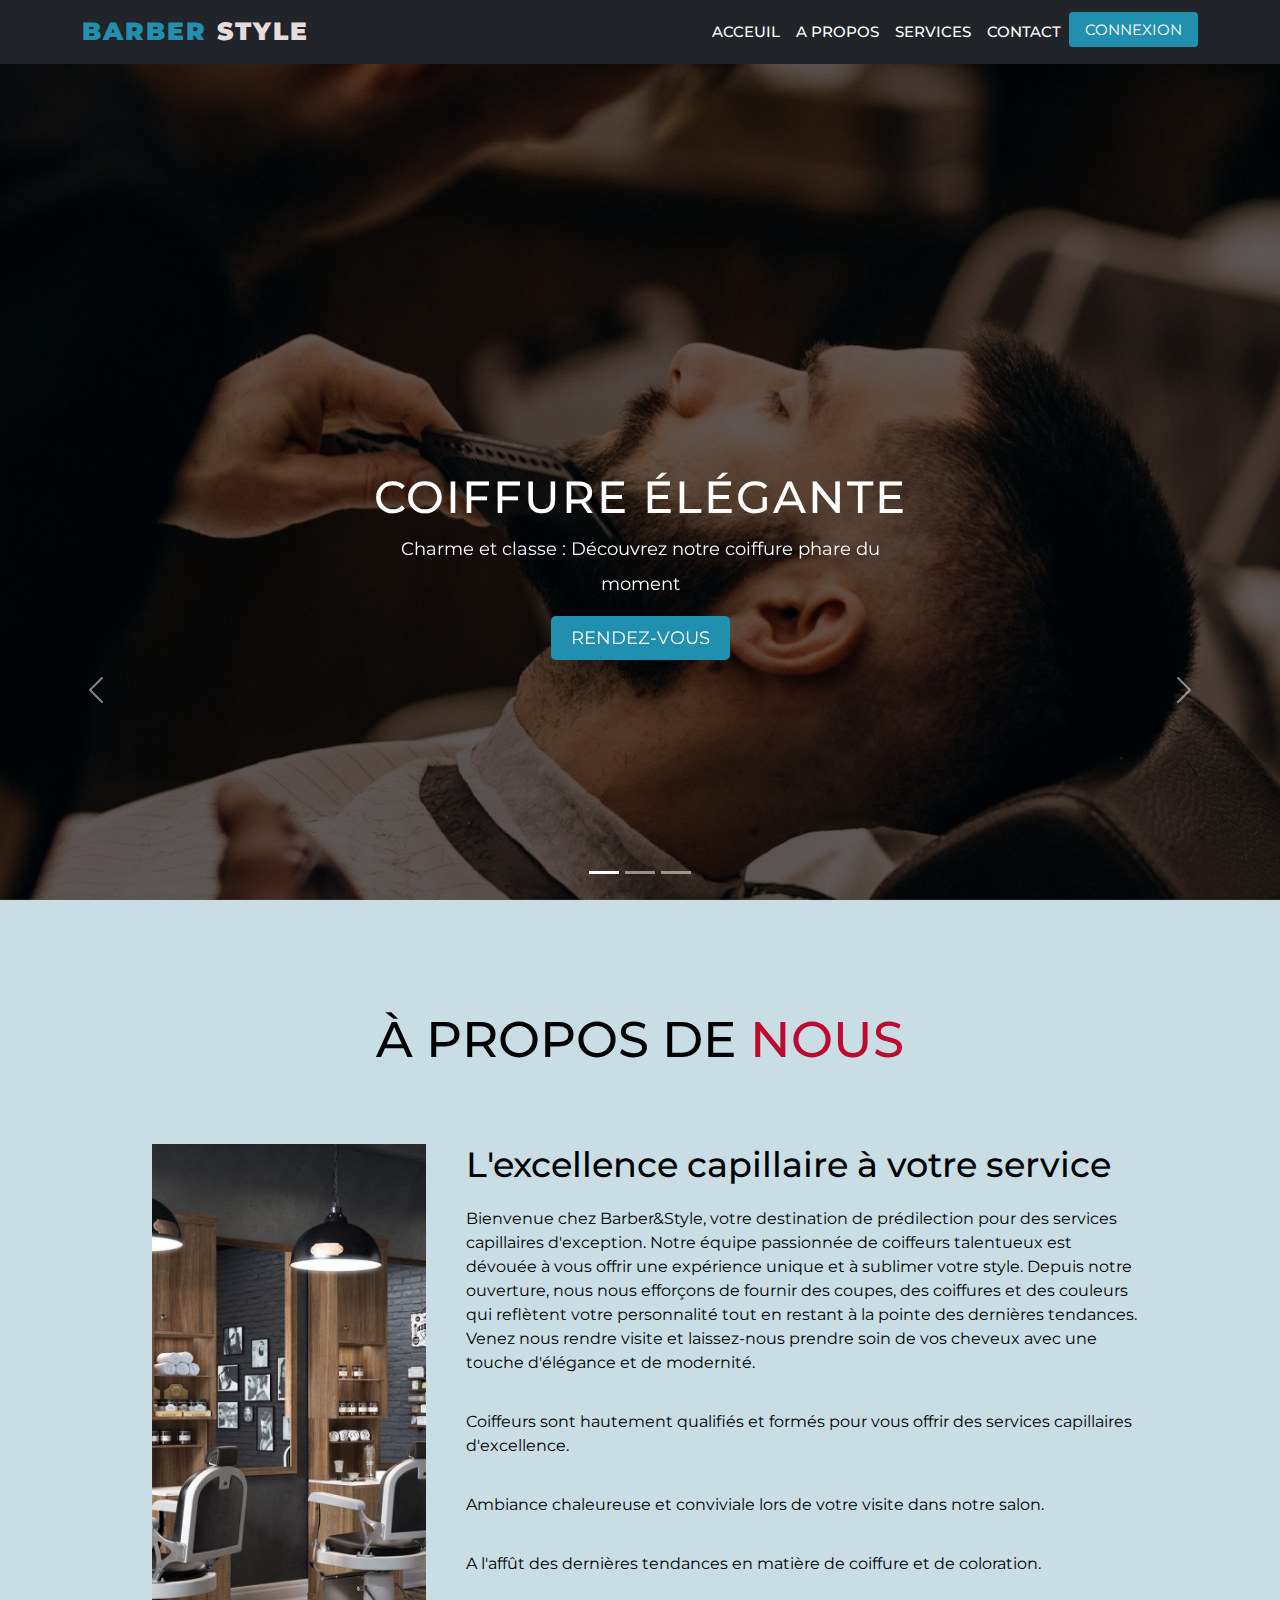
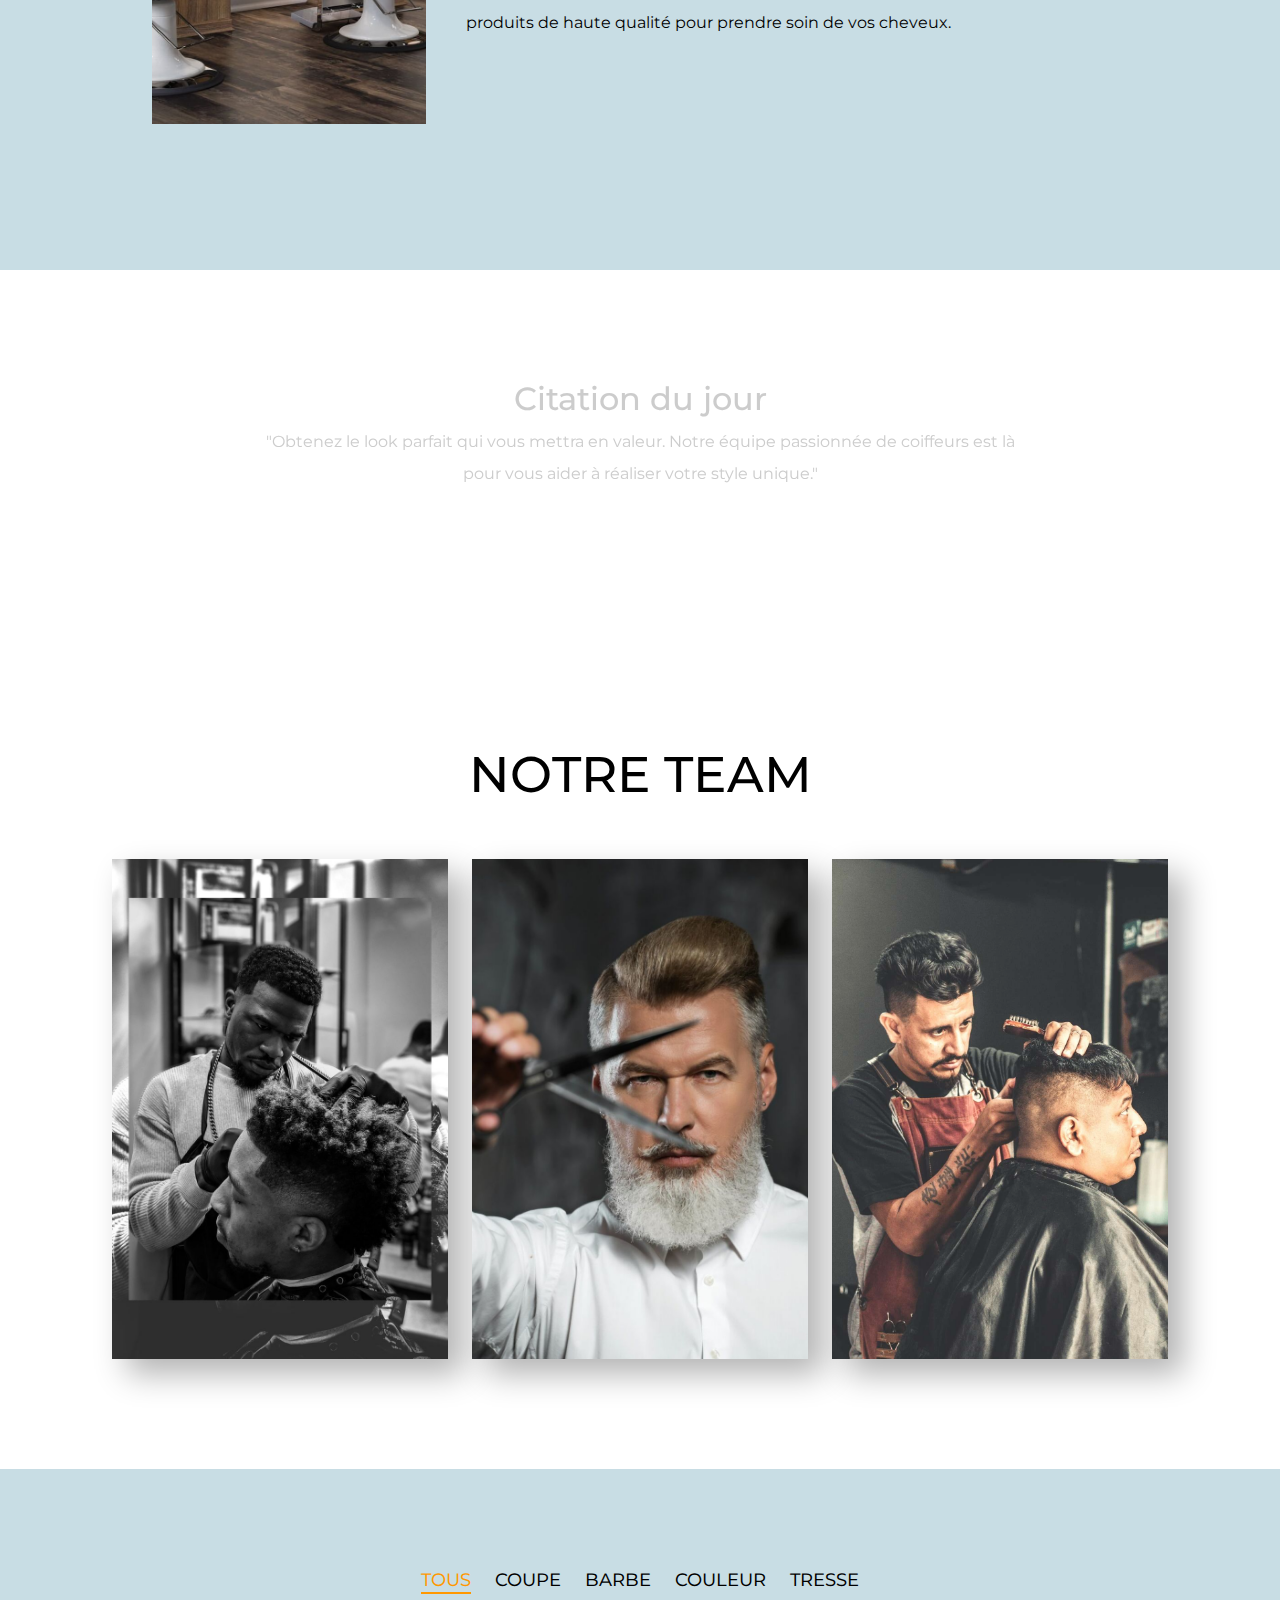
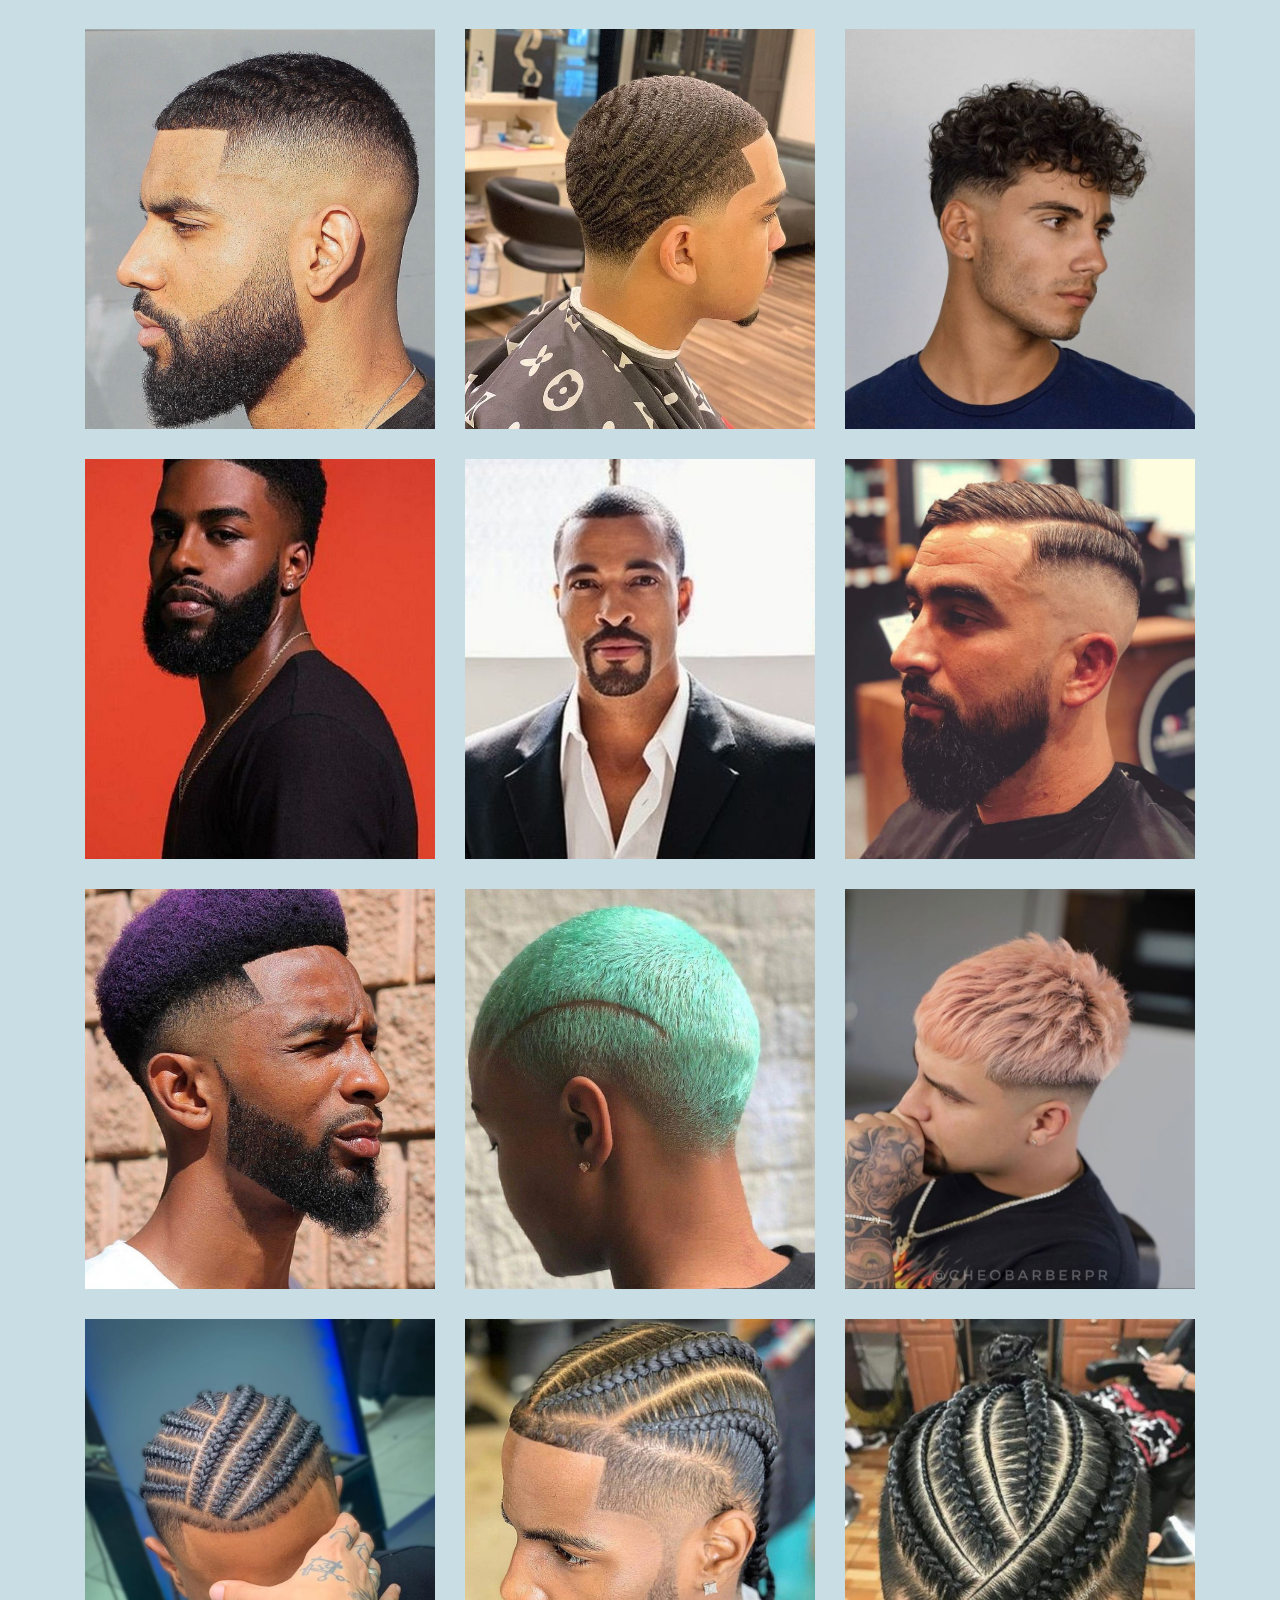
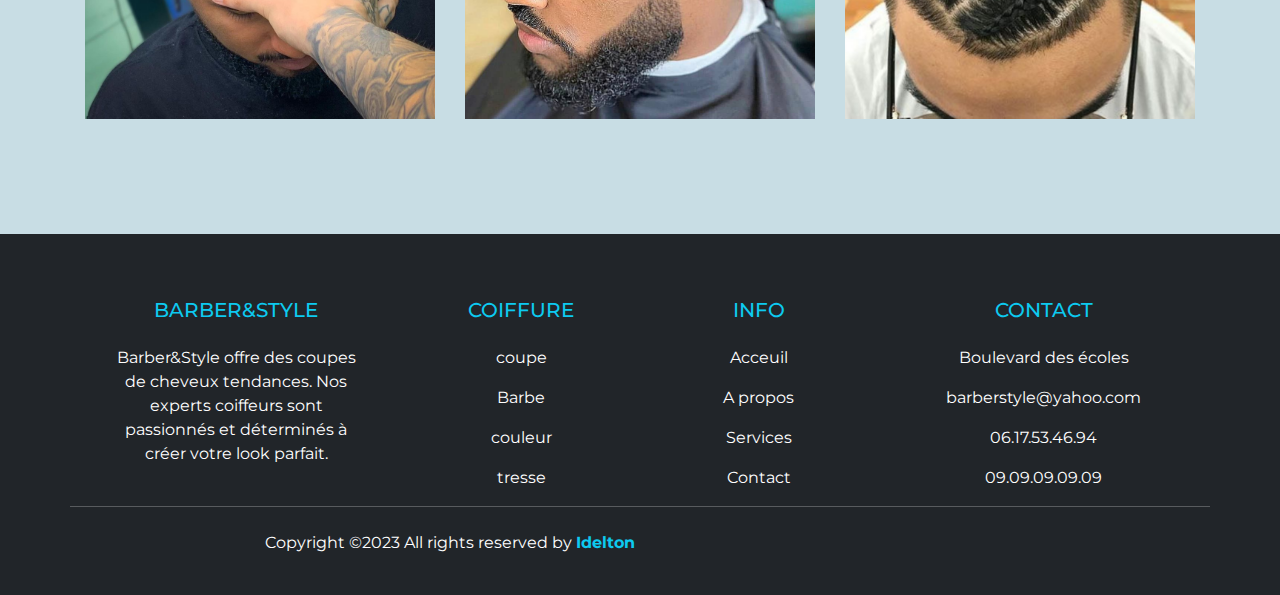
<file: index.html>
<!DOCTYPE html>
<html lang="en">
  <head>
    <meta charset="UTF-8" />
    <title>Barber&Style</title>
    <!--google-font-->
    <link
      href="https://fonts.googleapis.com/css2?family=Montserrat:wght@400;500;900&display=swap"
      rel="stylesheet"
    />
    <!--Bootstrap-->
    <link
      href="https://cdn.jsdelivr.net/npm/bootstrap@5.1.0/dist/css/bootstrap.min.css"
      rel="stylesheet"
    />
    <!--Animate-css-->
    <link
      href="https://cdnjs.cloudflare.com/ajax/libs/animate.css/3.7.2/animate.min.css"
      rel="stylesheet"
    />
    <!--Font-ansowme-cdn-->
    <link
      rel="stylesheet"
      href="https://cdnjs.cloudflare.com/ajax/libs/font-awesome/6.4.0/css/all.min.css"
      integrity="sha512-iecdLmaskl7CVkqkXNQ/ZH/XLlvWZOJyj7Yy7tcenmpD1ypASozpmT/E0iPtmFIB46ZmdtAc9eNBvH0H/ZpiBw=="
      crossorigin="anonymous"
      referrerpolicy="no-referrer"
    />
    <!--Style css-->
    <link href="style.css" rel="stylesheet" />
    <!--Jquery-->
    <script src="https://cdnjs.cloudflare.com/ajax/libs/jquery/3.6.0/jquery.min.js"></script>
    <!--Script js-->
    <script src="script.js"></script>
    <!--Poppers js-->
    <script src="https://cdn.jsdelivr.net/npm/@popperjs/core@2.9.3/dist/umd/popper.min.js"></script>
    <!--Bootstrap-->
    <script src="https://cdn.jsdelivr.net/npm/bootstrap@5.1.0/dist/js/bootstrap.min.js"></script>
  </head>

  <body>
    <div id="component-header"></div>

    <div
      class="carousel slide"
      data-bs-ride="carousel"
      id="carouselExampleIndicators"
    >
      <!-- Indicateurs du carrousel -->
      <div class="carousel-indicators">
        <button
          aria-label="Slide 1"
          class="active"
          data-bs-slide-to="0"
          data-bs-target="#carouselExampleIndicators"
          type="button"
        ></button>
        <button
          aria-label="Slide 2"
          data-bs-slide-to="1"
          data-bs-target="#carouselExampleIndicators"
          type="button"
        ></button>
        <button
          aria-label="Slide 3"
          data-bs-slide-to="2"
          data-bs-target="#carouselExampleIndicators"
          type="button"
        ></button>
      </div>
      <!-- Contenu des diapositives -->
      <div class="carousel-inner" style="object-fit: cover">
        <!-- Diapositive 1 -->
        <div class="carousel-item active">
          <img
            alt="..."
            class="d-block w-100 object-fit: cover;"
            src="photo/header/11.jpg"
          />
          <div class="carousel-caption">
            <h5 class="animated fadeInDown" style="animation-delay: 1s">
              Coiffure élégante
            </h5>
            <p
              class="animated fadeInUp d-none d-md-block"
              style="animation-delay: 2s"
            >
              Charme et classe : Découvrez notre coiffure phare du moment
            </p>
            <p class="animated fadeInUp" style="animation-delay: 3s">
              <a href="contact.html">RENDEZ-VOUS</a>
            </p>
          </div>
        </div>
        <!-- Diapositive 2 -->
        <div class="carousel-item">
          <img alt="..." class="d-block w-100" src="photo/header/3.jpg" />
          <div class="carousel-caption">
            <h5 class="animated fadeInDown" style="animation-delay: 1s">
              Coupe Moderne
            </h5>
            <p
              class="animated fadeInUp d-none d-md-block"
              style="animation-delay: 2s"
            >
              Tendance audacieuse : Une coupe moderne pour les esprits libres
            </p>
            <p class="animated fadeInUp" style="animation-delay: 3s">
              <a href="contact.html">RENDEZ-VOUS</a>
            </p>
          </div>
        </div>
        <!-- Diapositive 3 -->
        <div class="carousel-item">
          <img alt="..." class="d-block w-100" src="photo/header/10.jpg" />
          <div class="carousel-caption">
            <h5 class="animated fadeInDown" style="animation-delay: 1s">
              Couleur éclatante
            </h5>
            <p
              class="animated fadeInUp d-none d-md-block"
              style="animation-delay: 2s"
            >
              Vivez en couleurs : Découvrez notre palette de teintes éclatantes
            </p>
            <p class="animated fadeInUp" style="animation-delay: 3s">
              <a href="contact.html">RENDEZ-VOUS</a>
            </p>
          </div>
        </div>
      </div>
      <!-- Contrôles du carrousel -->
      <button
        class="carousel-control-prev"
        data-bs-slide="prev"
        data-bs-target="#carouselExampleIndicators"
        type="button"
      >
        <span aria-hidden="true" class="carousel-control-prev-icon"></span>
        <span class="visually-hidden">Previous</span>
      </button>
      <button
        class="carousel-control-next"
        data-bs-slide="next"
        data-bs-target="#carouselExampleIndicators"
        type="button"
      >
        <span aria-hidden="true" class="carousel-control-next-icon"></span>
        <span class="visually-hidden">Next</span>
      </button>
    </div>

    <!-- Section "About Us" -->
    <section class="about-area" id="about">
      <!-- Titre de la section "About Us" -->
      <h3 class="section-title">À propos de <span> Nous</span></h3>
      <!-- Contenu de la section "About Us" -->
      <ul class="about-content">
        <!-- Partie gauche photo css -->
        <li class="about-left"></li>
        <!-- Partie droite avec les informations sur l'entreprise -->
        <li class="about-right">
          <h2>L'excellence capillaire à votre service</h2>
          <p>
            Bienvenue chez Barber&Style, votre destination de prédilection pour
            des services capillaires d'exception. Notre équipe passionnée de
            coiffeurs talentueux est dévouée à vous offrir une expérience unique
            et à sublimer votre style. Depuis notre ouverture, nous nous
            efforçons de fournir des coupes, des coiffures et des couleurs qui
            reflètent votre personnalité tout en restant à la pointe des
            dernières tendances. Venez nous rendre visite et laissez-nous
            prendre soin de vos cheveux avec une touche d'élégance et de
            modernité.
          </p>
          <p>
            <i class="fa fa-star" style="color: darkorange"></i> Coiffeurs sont
            hautement qualifiés et formés pour vous offrir des services
            capillaires d'excellence.
          </p>
          <p>
            <i class="fa fa-star" style="color: darkorange"></i> Ambiance
            chaleureuse et conviviale lors de votre visite dans notre salon.
          </p>
          <p>
            <i class="fa fa-star" style="color: darkorange"></i> A l'affût des
            dernières tendances en matière de coiffure et de coloration.
          </p>
          <p>
            <i class="fa fa-star" style="color: darkorange"></i> produits de
            haute qualité pour prendre soin de vos cheveux.
          </p>
        </li>
      </ul>
    </section>

    <!-- Section "Quote of the Day" -->
    <section class="msg-area" style="background-image: url(photo/12.jpg)">
      <!-- Contenu de la section "Quote of the Day" -->
      <div class="msg-content">
        <h2>Citation du jour</h2>
        <p>
          "Obtenez le look parfait qui vous mettra en valeur. Notre équipe
          passionnée de coiffeurs est là pour vous aider à réaliser votre style
          unique."
        </p>
      </div>
    </section>

    <!-- Team Section -->
    <section class="team-section">
      <div class="container">
        <div class="row">
          <!-- Titre de la section "Team" -->
          <h3 class="section-title text-center">Notre Team</h3>

          <!-- Coiffeur 1 -->
          <div class="col-lg-4 col-sm-12">
            <div
              class="single-team"
              style="background-image: url(photo/team/9.jpg)"
            >
              <!-- Contenu du coiffeur 1 -->
              <div class="content">
                <h3>Jason Doe <span>Coiffeur</span></h3>
              </div>
            </div>
          </div>

          <!-- Coiffeur 2 -->
          <div class="col-lg-4 col-sm-12">
            <div
              class="single-team"
              style="background-image: url(photo/team/BARBER.png)"
            >
              <!-- Contenu du coiffeur 2 -->
              <div class="content">
                <h3>Dave Wood <span>Coiffeur</span></h3>
              </div>
            </div>
          </div>

          <!-- Coiffeur 3 -->
          <div class="col-lg-4 col-sm-12">
            <div
              class="single-team"
              style="background-image: url(photo/team/13.png)"
            >
              <!-- Contenu du coiffeur 3 -->
              <div class="content">
                <h3>Liam Hunt <span>Coiffeur</span></h3>
              </div>
            </div>
          </div>
        </div>
      </div>
    </section>

    <!--Gallerie-->
    <section class="gallery">
      <div class="container">
        <div class="row">
          <div class="gallery-filter">
            <span class="filter-item active" data-filter="all">Tous</span>
            <span class="filter-item" data-filter="coupe">coupe </span>
            <span class="filter-item" data-filter="barbe">Barbe</span>
            <span class="filter-item" data-filter="couleur">Couleur</span>
            <span class="filter-item" data-filter="tresse">tresse</span>
          </div>
        </div>
        <div class="row">
          <!-- gallery item start Coupe -->
          <div class="gallery-item coupe">
            <div class="gallery-item-inner">
              <img src="photo/coupe/1.jpg" alt="coupe" />
            </div>
          </div>
          <div class="gallery-item coupe">
            <div class="gallery-item-inner">
              <img src="photo/coupe/3.jpg" alt="coupe" />
            </div>
          </div>
          <div class="gallery-item coupe">
            <div class="gallery-item-inner">
              <img src="photo/coupe/8.jpg" alt="coupe" />
            </div>
          </div>
          <!-- gallery item end -->
          <!-- gallery item start barbe -->
          <div class="gallery-item barbe">
            <div class="gallery-item-inner">
              <img src="photo/barbe/16.jpg" alt="barbe" />
            </div>
          </div>
          <div class="gallery-item barbe">
            <div class="gallery-item-inner">
              <img src="photo/barbe/17.jpg" alt="barbe" />
            </div>
          </div>
          <div class="gallery-item barbe">
            <div class="gallery-item-inner">
              <img src="photo/barbe/18.jpg" alt="barbe" />
            </div>
          </div>
          <!-- gallery item end -->
          <!-- gallery item start couleur -->
          <div class="gallery-item couleur">
            <div class="gallery-item-inner">
              <img src="photo/couleur/22.jpg" alt="couleur" />
            </div>
          </div>
          <div class="gallery-item couleur">
            <div class="gallery-item-inner">
              <img src="photo/couleur/23.jpg" alt="couleur" />
            </div>
          </div>
          <div class="gallery-item couleur">
            <div class="gallery-item-inner">
              <img src="photo/couleur/24.jpg" alt="couleur" />
            </div>
          </div>
          <!-- gallery item start tresse -->
          <div class="gallery-item tresse">
            <div class="gallery-item-inner">
              <img src="photo/tresse/20.jpg" alt="tresse" />
            </div>
          </div>
          <div class="gallery-item tresse">
            <div class="gallery-item-inner">
              <img src="photo/tresse/6.jpg" alt="tresse" />
            </div>
          </div>
          <div class="gallery-item tresse">
            <div class="gallery-item-inner">
              <img src="photo/tresse/21.png" alt="tresse" />
            </div>
          </div>

          <!-- gallery item end -->
        </div>
      </div>
    </section>

    <div id="component-footer"></div>
  </body>
</html>
</file>
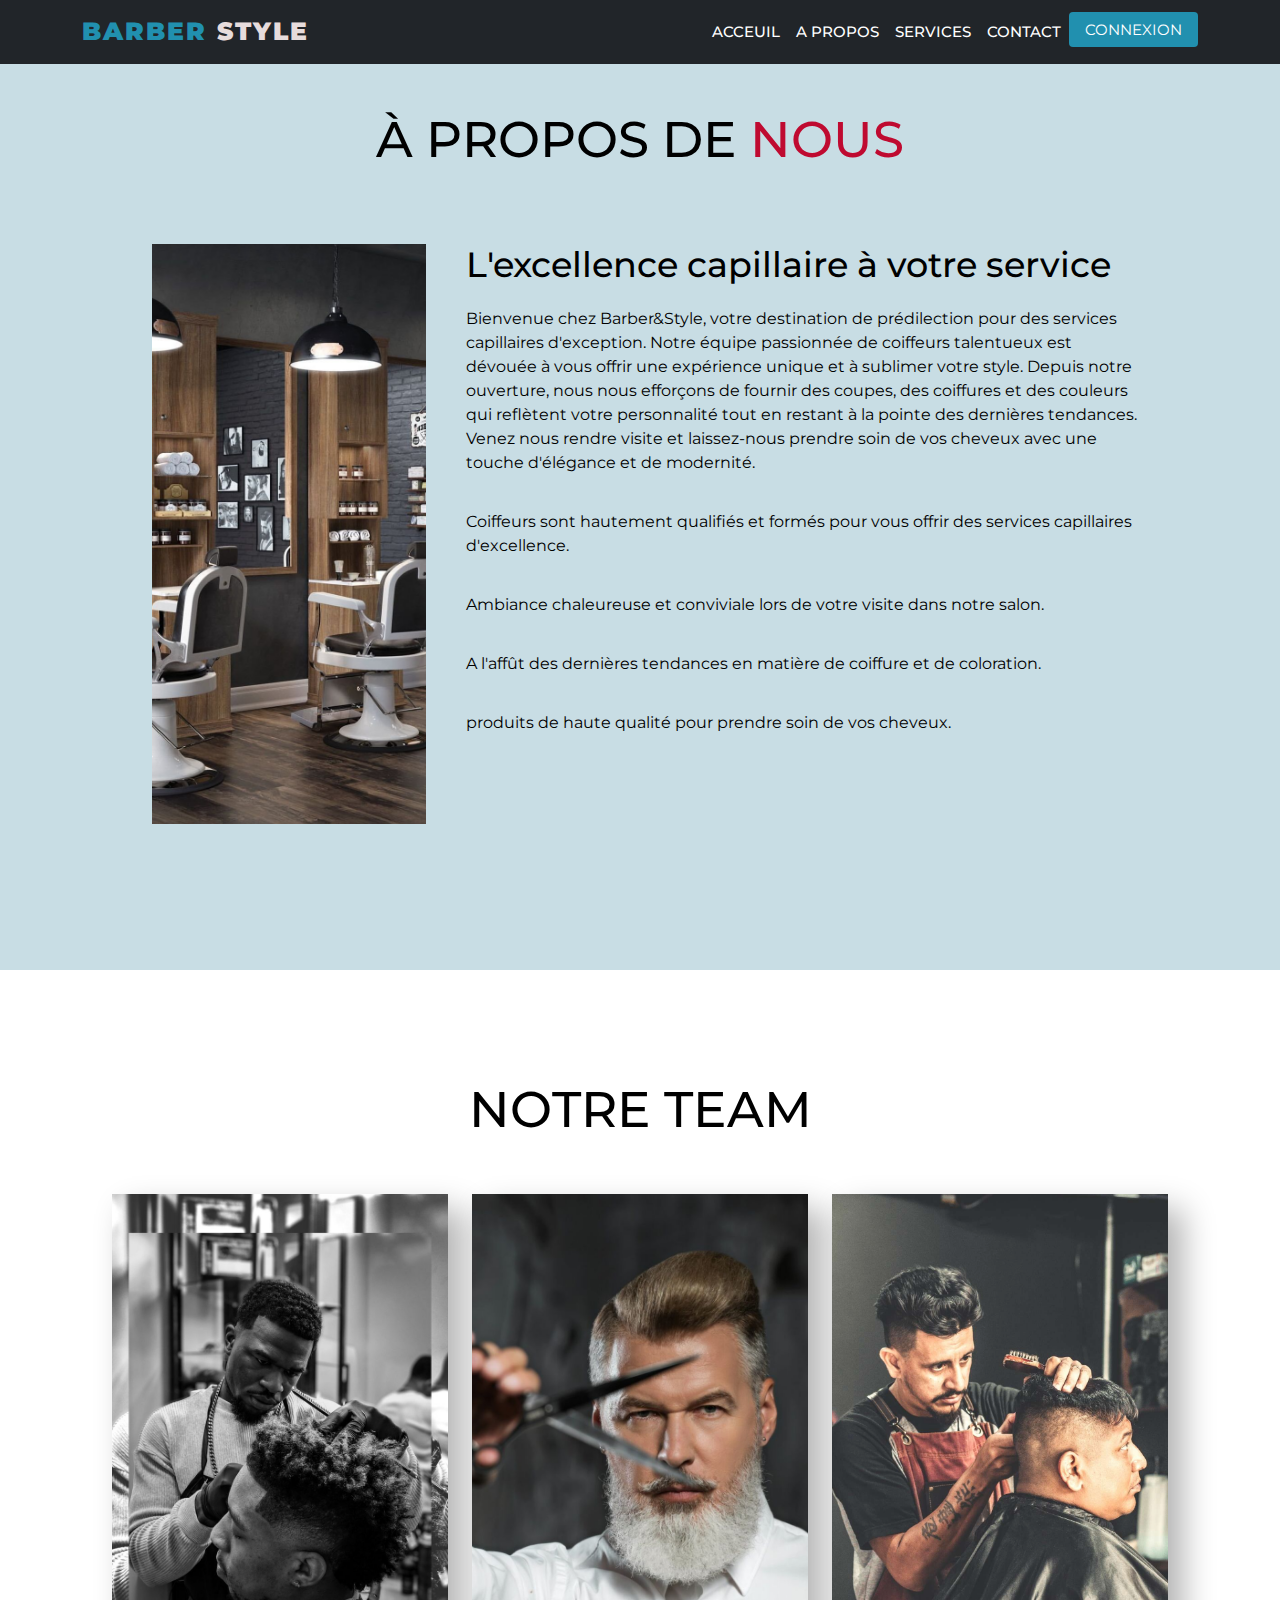
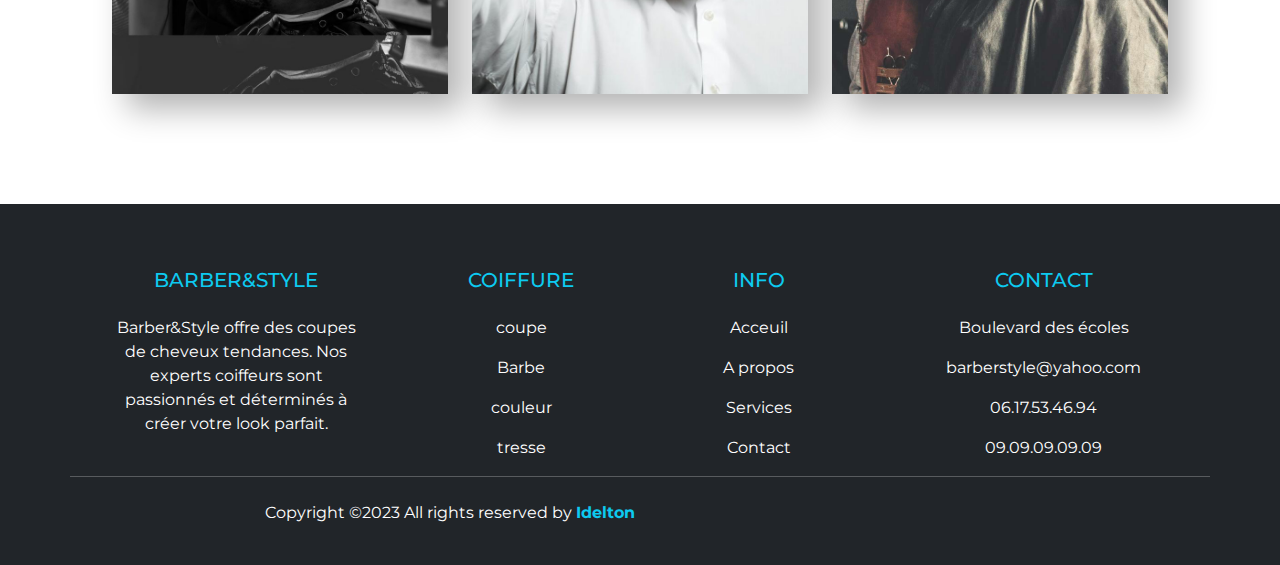
<file: about.html>
<!DOCTYPE html>
<html lang="en">
  <!--www.divinectorweb.com-->

  <head>
    <meta charset="UTF-8" />
    <title>Barber&Style</title>
    <!--google-font-->
    <link
      href="https://fonts.googleapis.com/css2?family=Montserrat:wght@400;500;900&display=swap"
      rel="stylesheet"
    />
    <!--Bootstrap-->
    <link
      href="https://cdn.jsdelivr.net/npm/bootstrap@5.1.0/dist/css/bootstrap.min.css"
      rel="stylesheet"
    />
    <!--Animate-css-->
    <link
      href="https://cdnjs.cloudflare.com/ajax/libs/animate.css/3.7.2/animate.min.css"
      rel="stylesheet"
    />
    <!--Font-ansowme-cdn-->
    <link
      rel="stylesheet"
      href="https://cdnjs.cloudflare.com/ajax/libs/font-awesome/6.4.0/css/all.min.css"
      integrity="sha512-iecdLmaskl7CVkqkXNQ/ZH/XLlvWZOJyj7Yy7tcenmpD1ypASozpmT/E0iPtmFIB46ZmdtAc9eNBvH0H/ZpiBw=="
      crossorigin="anonymous"
      referrerpolicy="no-referrer"
    />
    <!--Style css-->
    <link href="style.css" rel="stylesheet" />
    <!--Jquery-->
    <script src="https://cdnjs.cloudflare.com/ajax/libs/jquery/3.6.0/jquery.min.js"></script>
    <!--Script js-->
    <script src="script.js"></script>
    <!--Poppers js-->
    <script src="https://cdn.jsdelivr.net/npm/@popperjs/core@2.9.3/dist/umd/popper.min.js"></script>
    <!--Bootstrap-->
    <script src="https://cdn.jsdelivr.net/npm/bootstrap@5.1.0/dist/js/bootstrap.min.js"></script>
  </head>

  <body>
    <div id="component-header"></div>

    <!-- Section "About Us" -->
    <section class="about-area" id="about">
      <!-- Titre de la section "About Us" -->
      <h3 class="section-title">À propos de <span>Nous</span></h3>
      <!-- Contenu de la section "About Us" -->
      <ul class="about-content">
        <!-- Partie gauche photo css -->
        <li class="about-left"></li>
        <!-- Partie droite avec les informations sur l'entreprise -->
        <li class="about-right">
          <h2>L'excellence capillaire à votre service</h2>
          <p>
            Bienvenue chez Barber&Style, votre destination de prédilection pour
            des services capillaires d'exception. Notre équipe passionnée de
            coiffeurs talentueux est dévouée à vous offrir une expérience unique
            et à sublimer votre style. Depuis notre ouverture, nous nous
            efforçons de fournir des coupes, des coiffures et des couleurs qui
            reflètent votre personnalité tout en restant à la pointe des
            dernières tendances. Venez nous rendre visite et laissez-nous
            prendre soin de vos cheveux avec une touche d'élégance et de
            modernité.
          </p>
          <p>
            <i class="fa fa-star" style="color: darkorange"></i> Coiffeurs sont
            hautement qualifiés et formés pour vous offrir des services
            capillaires d'excellence.
          </p>
          <p>
            <i class="fa fa-star" style="color: darkorange"></i> Ambiance
            chaleureuse et conviviale lors de votre visite dans notre salon.
          </p>
          <p>
            <i class="fa fa-star" style="color: darkorange"></i> A l'affût des
            dernières tendances en matière de coiffure et de coloration.
          </p>
          <p>
            <i class="fa fa-star" style="color: darkorange"></i> produits de
            haute qualité pour prendre soin de vos cheveux.
          </p>
        </li>
      </ul>
    </section>

    <!-- Team Section -->
    <section class="team-section">
      <div class="container">
        <div class="row">
          <!-- Titre de la section "Team" -->
          <h3 class="section-title text-center">Notre Team</h3>

          <!-- Coiffeur 1 -->
          <div class="col-lg-4 col-sm-12">
            <div
              class="single-team"
              style="background-image: url(photo/team/9.jpg)"
            >
              <!-- Contenu du coiffeur 1 -->
              <div class="content">
                <h3>Jason Doe <span>Coiffeur</span></h3>
              </div>
            </div>
          </div>

          <!-- Coiffeur 2 -->
          <div class="col-lg-4 col-sm-12">
            <div
              class="single-team"
              style="background-image: url(photo/team/BARBER.png)"
            >
              <!-- Contenu du coiffeur 2 -->
              <div class="content">
                <h3>Dave Wood <span>Coiffeur</span></h3>
              </div>
            </div>
          </div>

          <!-- Coiffeur 3 -->
          <div class="col-lg-4 col-sm-12">
            <div
              class="single-team"
              style="background-image: url(photo/team/13.png)"
            >
              <!-- Contenu du coiffeur 3 -->
              <div class="content">
                <h3>Liam Hunt <span>Coiffeur</span></h3>
              </div>
            </div>
          </div>
        </div>
      </div>
    </section>

    <div id="component-footer"></div>
  </body>
</html>
</file>
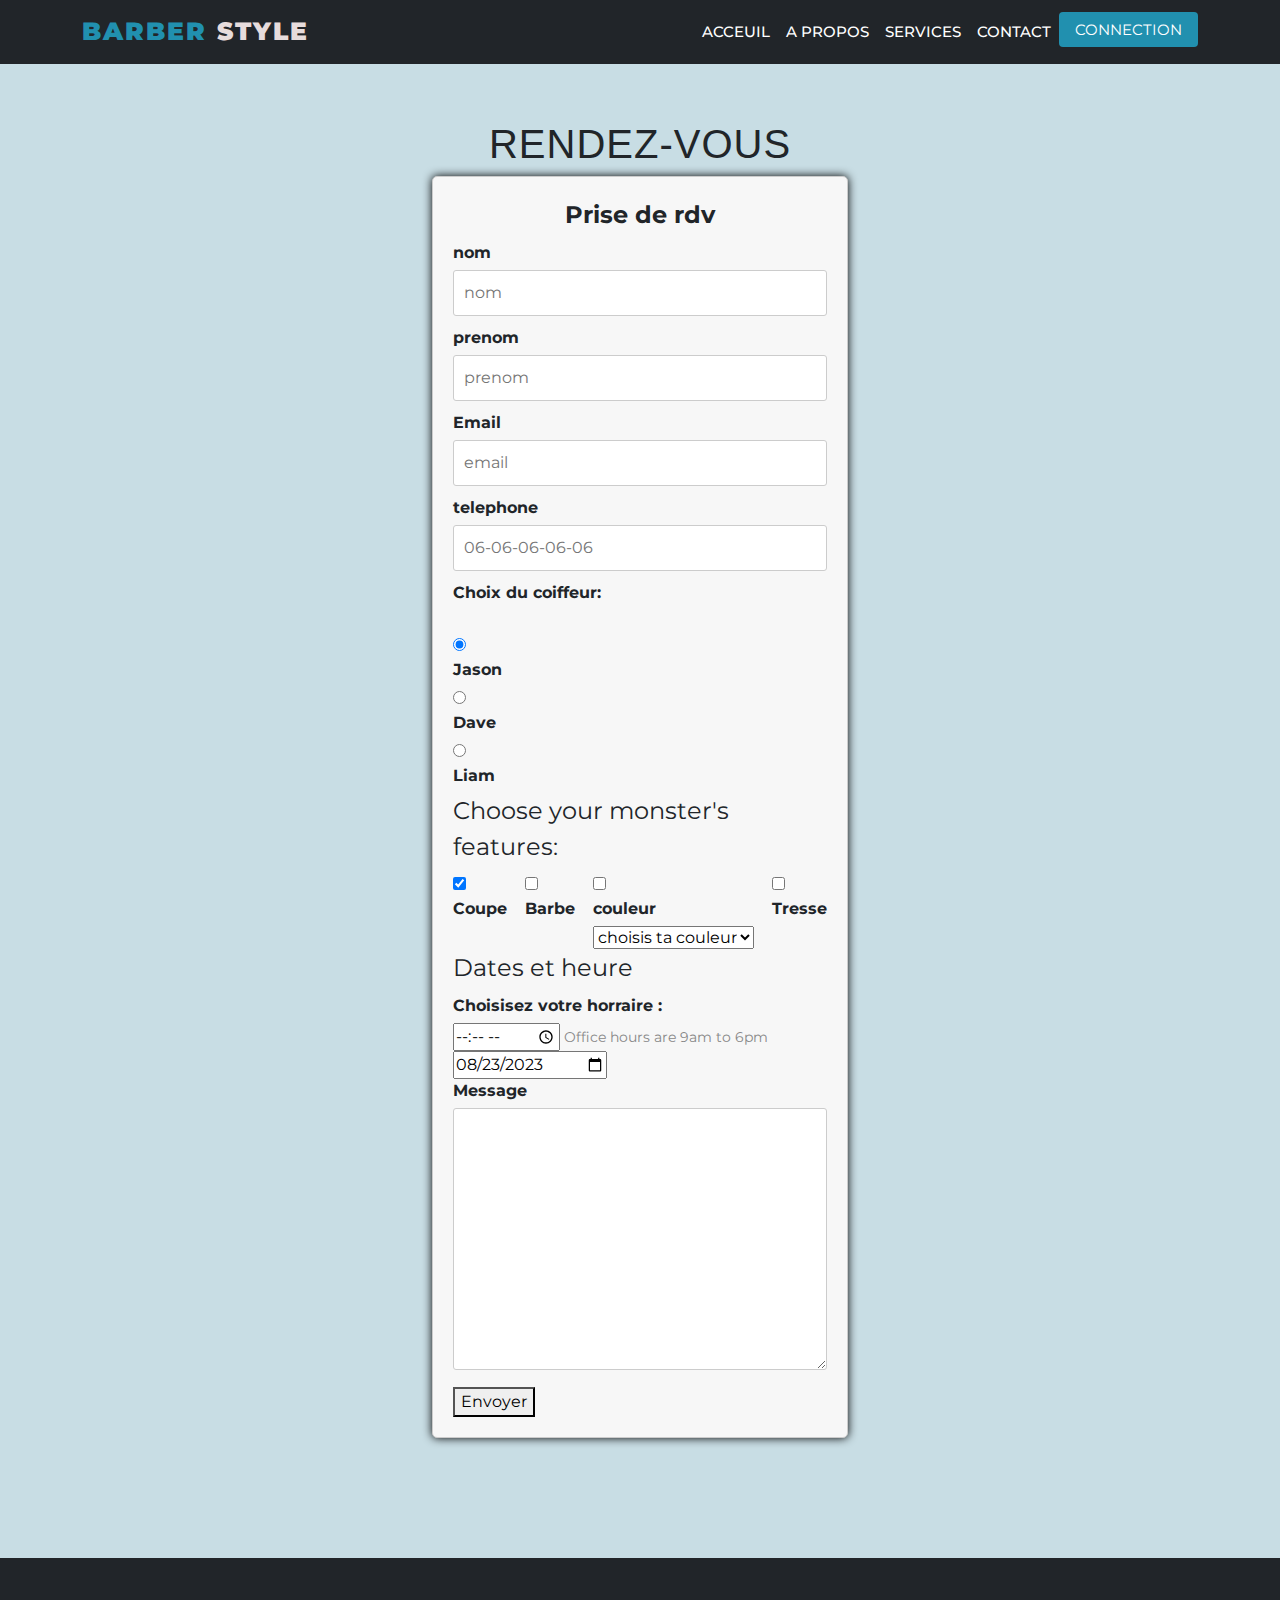
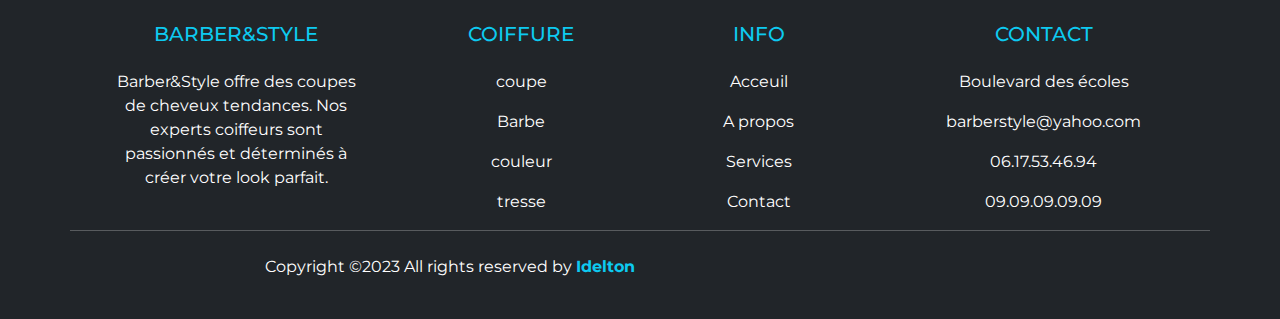
<file: contact.html>
<!DOCTYPE html>
<html lang="en">
<!--www.divinectorweb.com-->
<head>
	<meta charset="UTF-8">
	<title>Barber&Style</title>
    <!--google-font-->
    <link href="https://fonts.googleapis.com/css2?family=Montserrat:wght@400;500;900&display=swap" rel="stylesheet">
	<!--Bootstrap-->
	<link href="https://cdn.jsdelivr.net/npm/bootstrap@5.1.0/dist/css/bootstrap.min.css" rel="stylesheet">
	<!--Animate-css-->
	<link href="https://cdnjs.cloudflare.com/ajax/libs/animate.css/3.7.2/animate.min.css" rel="stylesheet">
	<!--Font-ansowme-cdn-->
	<link rel="stylesheet" href="https://cdnjs.cloudflare.com/ajax/libs/font-awesome/6.4.0/css/all.min.css" integrity="sha512-iecdLmaskl7CVkqkXNQ/ZH/XLlvWZOJyj7Yy7tcenmpD1ypASozpmT/E0iPtmFIB46ZmdtAc9eNBvH0H/ZpiBw==" crossorigin="anonymous" referrerpolicy="no-referrer" />
	<!--Style css-->
	<link href="style.css" rel="stylesheet">
	<link rel="stylesheet" href="contact.css">
</head>
<body>
	<div id="contact-page">
    
	<nav class="navbar navbar-expand-lg navbar-light bg-dark fixed-top" > 
		<!-- En-tête de navigation avec logo -->
		<div class="container">
			<a class="navbar-brand" href="#"><span>Barber</span><span>
				<i class="fa fa-scissors"></i></span class="style">Style</a> 
				 <!-- Bouton de bascule pour les écrans de petite taille -->
				<button aria-controls="navbarSupportedContent" 
				aria-expanded="false" aria-label="Toggle navigation" 
				class="navbar-toggler" data-bs-target="#navbarSupportedContent" 
				data-bs-toggle="collapse" type="button"><span
				 class="navbar-toggler-icon"></span></button>
			     <!-- Contenu de la barre de navigation -->
				 <div class="collapse navbar-collapse" id="navbarSupportedContent">
				<ul class="navbar-nav ms-auto mb-2 mb-lg-0">
					<li class="nav-item">
						<a class="nav-link" href="index.html">Acceuil</a>
					</li>
					<li class="nav-item">
						<a class="nav-link" href="About.html">A propos</a>
					</li>
					<li class="nav-item">
						<a class="nav-link" href="services.html">Services</a>
					</li>
					<li class="nav-item">
						<a class="nav-link" href="contact.html">Contact</a>
					</li>
					<li class="nav-item">
						<a class="getstarted" href="index.html">Connection</a>
					</li>
				</ul>
			</div>
		</div>
	</nav>



	<style>

		form {
			box-shadow: 0 0 10px rgba(0, 0, 0, 1);
			border: 1px solid #ccc;
			padding: 20px;
			margin-left:35%;
			border-radius: 5px;
			width: 400px;
			background-color: #f7f7f7;
		}
	
		h1 {
			text-align: center;
		}
	
		label {
			display: block;
			margin-bottom: 5px;
			font-weight: bold;
		}
	
		input[type="text"],
		input[type="email"],
		input[type="tel"],
		textarea {
			width: 100%;
			padding: 10px;
			margin-bottom: 10px;
			border: 1px solid #ccc;
			border-radius: 3px;
		}
	
		input[type="submit"] {
			background-color: #007bff;
			color: #fff;
			border: none;
			padding: 10px 20px;
			cursor: pointer;
		}
	
		input[type="submit"]:hover {
			background-color: #0056b3;
		}

		.rdv{
			background-color: #c8dde4;
			padding: 120px;
		}
	
		small {
			color: #888;
		}
		@media (max-width: 767px) {
				form {
					width: 80%;
					margin-left: 50px;
				}
			}
	
			@media (min-width: 768px) and (max-width: 1199px) {
				form {
					width: 60%;
					margin-left: 20%;
				}
			}
	
			@media (min-width: 1200px) {
				form {
					width: 40%;
					margin-left: 30%;
				}
			}
	
	</style>
	<div class="rdv">
	<h1>RENDEZ-VOUS</h1>
	<form action="index.php.php" method="post">
	   
   <legend style="font-weight: bold; display: flex; justify-content: center; align-items: center;">Prise de rdv </legend>
	<div>
	   <label for="nom">nom</label>
	<input type="text" id="nom" name="nom" placeholder="nom"> 
	</div>
	
   <div>
	   <label for="prenom">prenom</label>
	   <input type="text" id="prenom" name="prenom" placeholder="prenom"> 
   </div>
	
	<div>
	   <label for="email"> Email</label>
	   <input type="email" id="email"  name="email" pattern=".+@.+\.com" size="30" required placeholder="email">
	</div>
	

   <div> <label for="phone">telephone</label>
	   <input type="tel" id="phone" name="phone" placeholder="06-06-06-06-06"> 
   </div> 

 <div  class="radio ">
   <label for="coiffeur">Choix du coiffeur:</label><br>

	   <input class="jason"  type="radio" id="jason" name="coiffeur" value="jason" checked>
	   <label class="ljason" for="jason">Jason</label>
	 
	   <input   type="radio" id="dave" name="coiffeur" value="dave">
	   <label for="dave">Dave</label>
   
   
	   <input  type="radio" id="liam" name="coiffeur" value="liam">
	   <label for="liam">Liam</label>
</div>


<fieldset>
   <legend>Choose your monster's features:</legend>
   <div style="display: flex; justify-content: space-between;">
   <div>
	 <input type="checkbox" id="coupe" name="coupe" value="coupe" checked />
	 <label for="coupe">Coupe</label>
   </div>
 
   <div>
	 <input type="checkbox" id="barbe" name="barbe"  value="barbe"/>
	 <label for="barbe">Barbe </label>
   </div>
   
   <div>
	   <input type="checkbox" id="couleur" name="couleur" />
	   <label for="couleur">couleur </label>
	   <select name="" id="">kuuku
	   <option value="h">choisis ta couleur</option>
	   <option value="k">kkk</option>
	   <option value="k">kkk</option>
	   <option value="k">kkk</option>

   </select>
	 </div>
   
	 <div>
	   <input type="checkbox" id="tresse" name="tresse" value="tresse" />
	   <label for="tresse">Tresse </label>
	 </div>
	 </div>

 </fieldset>

 <fieldset>
   <legend>Dates et heure</legend>
   <div>
	   <label for="appt">Choisisez votre horraire :</label>

<input type="time" id="appt" name="appt" min="09:00" max="18:00" required />

<small>Office hours are 9am to 6pm</small>

<input id="date" type="date" value="2023-08-23" />

   </div>
 </fieldset>
 

	<div>
	   <label for="message">Message</label>
	   <textarea name="message" id="message" cols="30" rows="10"></textarea>
	</div>
	<div>
	   <button type="submit" value="enregistrez">Envoyer</button>
	</div>
   
   </form>

</div>

   </div>

<!-- Footer -->
<footer class="bg-dark text-white pt-5 pb-4">
	<div class="container text-center text-md-left">
		<div class="row text-center text-md-left">
			<!-- Colonne 1 -->
			<div class="col-md-3 col-lg-3 col-xl-3 mx-auto mt-3">
				<h5 class="text-uppercase mb-4 font-weight-bold text-info">Barber&Style</h5>
				<p> Barber&Style offre des coupes de cheveux tendances. Nos experts coiffeurs sont passionnés et déterminés à créer votre look parfait.</p>
			</div>

			<!-- Colonne 2 -->
			<div class="col-md-2 col-lg-2 col-xl-2 mx-auto mt-3">
				<h5 class="text-uppercase mb-4 font-weight-normal text-info">Coiffure</h5>
				<p>
					<a href="#" class="text-white" style="text-decoration: none;"> coupe</a>
				</p>
				<p>
					<a href="#" class="text-white" style="text-decoration: none;"> Barbe</a>
				</p>
				<p>
					<a href="#" class="text-white" style="text-decoration: none;"> couleur</a>
				</p>
				<p>
					<a href="#" class="text-white" style="text-decoration: none;"> tresse</a>
				</p>
			</div>

			<!-- Colonne 3 -->
			<div class="col-md-3 col-lg-2 col-xl-2 mx-auto mt-3">
				<h5 class="text-uppercase mb-4 font-weight-normal text-info">info</h5>
				<p>
					<a href="#" class="text-white" style="text-decoration: none;"> Acceuil</a>
				</p>
				<p>
					<a href="#" class="text-white" style="text-decoration: none;"> A propos</a>
				</p>
				<p>
					<a href="#" class="text-white" style="text-decoration: none;"> Services</a>
				</p>
				<p>
					<a href="#" class="text-white" style="text-decoration: none;"> Contact</a>
				</p>
			</div>

			<!-- Colonne 4 -->
			<div class="col-md-4 col-lg-3 col-xl-3 mx-auto mt-3">
				<h5 class="text-uppercase mb-4 font-weight-normal text-info">Contact</h5>
				<p class="text-normal" >
					Boulevard des écoles
				</p>
				<p>
					barberstyle@yahoo.com
				</p>
				<p>
					06.17.53.46.94
				</p>
				<p>
					09.09.09.09.09
				</p>
			</div>

			<hr class="mb-4">

			<!-- Colonne 5 -->
			<div class="col-md-7 col-lg-8">
				<p>Copyright &copy;2023 All rights reserved by
					<a href="#" style="text-decoration: none;">
						<strong class="text-info">Idelton</strong>
					</a>
				</p>
			</div>

		</div>
	</div>
</footer>





<!--Script js-->
<script src="script.js"></script>
    <!--Jquery-->
	<script src="https://cdnjs.cloudflare.com/ajax/libs/jquery/3.6.0/jquery.min.js">
	</script> 
	<!--Poppers js-->
	<script src="https://cdn.jsdelivr.net/npm/@popperjs/core@2.9.3/dist/umd/popper.min.js">
	</script> 
	<!--Bootstrap-->
	<script src="https://cdn.jsdelivr.net/npm/bootstrap@5.1.0/dist/js/bootstrap.min.js">
	</script>
</body>
</html>
</file>
<file: style.css>
/*génerale*/
* {
	font-family: 'Montserrat', sans-serif;
}

 /*NavBar*/
 
 /*Style pour le boutton connection login */
.navbar .getstarted {
	background: rgb(33, 144, 175);
	margin-top: 20px;
	border-radius: 4px;
	font-weight: 400;
	color: #fff;
	text-decoration: none;
	padding: .5rem 1rem;
	line-height: 2.3;
}
/*Style pour les liens de navigation*/
.navbar-nav a {
	font-size: 15px;
	text-transform: uppercase;
	font-weight: 500;
}
.navbar-light .navbar-brand {
	color: rgb(231, 220, 220);
	font-size: 25px;
	text-transform: uppercase;
	font-weight: 900;
	letter-spacing: 2px;
}
/*styles span 1*/
.navbar-light .navbar-brand span {
	color: rgb(33, 144, 175)
}
/*styles survol et focus */
.navbar-light .navbar-brand:focus, .navbar-light .navbar-brand:hover {
	color: #000;
}
.navbar-light .navbar-nav .nav-link:focus, .navbar-light .navbar-nav .nav-link:hover {
	color: rgb(33, 144, 175);
}
/*styles liens navigations*/
.navbar-light .navbar-nav .nav-link {
	color: white;
}

/*Ajuster hauteur */
.w-100 {
	height: 100vh;
}
/*style pour les button bascule*/
.navbar-toggler {
	width: 200px;
	padding: 1px 5px;
	margin-right: 30px ;
	font-size: 18px;
	line-height: 0.3;
	background: #fff;
}
.navbar-toggler:hover{
     background-color: rgb(33, 144, 175);
}

/*Carousel*/

.carousel-item img {
	object-fit: cover;
	width: 100%;
	height: 100%;
}
.carousel-item {
	height: 100vh;
	min-height: 300px;
}
.carousel-caption {
	bottom: 220px;
	z-index: 2;
}
.carousel-caption h5 {
	font-size: 45px;
	text-transform: uppercase;
	letter-spacing: 2px;
	margin-top: 25px;
}
.carousel-caption p {
	width: 60%;
	margin: auto;
	font-size: 18px;
	line-height: 1.9;
}
.carousel-caption a {
	text-transform: uppercase;
	text-decoration: none;
	background: rgb(33, 144, 175);
	padding: 5px 20px;
	display: inline-block;
	color: #fff;
	margin-top: 15px;
	border-radius: 5px;
}
.carousel-inner:before {
	content: '';
	position: absolute;
	width: 100%;
	height: 100%;
	top: 0;
	left: 0;
	background: rgba(0, 0, 0, 0.6);
	z-index: 1;
}
.carousel-control-prev,
.carousel-control-next {
    margin-top: 30rem; /* Ajustez la valeur en fonction de votre préférence */
}
.carousel-control-prev:hover,
.carousel-control-next:hover{
	background: transparent ;
}



@media only screen and (max-width: 767px) {
	.navbar-nav {
		text-align: center;
	}
	.carousel-caption {
		bottom: 165px;
	}
	.carousel-caption h5 {
		font-size: 17px;
	}
	.carousel-caption a {
		padding: 10px 15px;
		font-size: 15px;
	}
	.navbar .getstarted {
		display: none;
	}
}


/* Style de la section d'équipe */
.team-section {
	background:#fff;
}

/* Marge supérieure pour les conteneurs */
.containers {
	margin-top: 50px;
}

/* Style des éléments individuels d'équipe */
.single-team {
	position: relative;
	width: auto;
	height: 500px;
	background-size: cover;
	background-position: center;
	overflow: hidden;
	box-shadow: 15px 15px 30px rgba(0, 0, 0, 0.3);
}

/* Pseudo-élément : avant l'effet de survol */
.single-team:before {
	content: "";
	width: 100%;
	height: 100%;
	background: #161619;
	position: absolute;
	top: 0;
	left: 0;
	opacity: 0;
	transition: all .35s ease 0s;
}

/* Effet de survol : pseudo-élément avant */
.single-team:hover:before {
	opacity: 1;
}

/* Contenu de l'élément individuel d'équipe */
.single-team .content {
	width: 90%;
	height: 90%;
	position: absolute;
	top: 5%;
	left: 5%;
}

/* Pseudo-éléments après et avant le contenu */
.single-team .content:after,
.single-team .content:before {
	content: "";
	position: absolute;
	top: 0;
	left: 0;
	bottom: 0;
	right: 0;
	opacity: 0;
	transition: all .7s ease 0s;
}

/* Pseudo-élément avant le contenu */
.single-team .content:before {
	border-bottom: 10px double rgba(255, 255, 255, .5);
	border-top: 10px double rgba(255, 255, 255, .5);
	transform: scale(0, 1);
	transform-origin: 0 0 0;
}

/* Pseudo-élément après le contenu */
.single-team .content:after {
	border-left: 10px double rgba(255, 255, 255, .5);
	border-right: 10px double rgba(255, 255, 255, .5);
	transform: scale(1, 0);
	transform-origin: 100% 0 0;
}

/* Effet de survol : pseudo-éléments après et avant */
.single-team:hover .content:after,
.single-team:hover .content:before {
	opacity: 1;
	transform: scale(1);
	transition-delay: .15s;
}

/* Style du titre h3 */
.single-team h3 {
	font-size: 31px;
	font-weight: 700;
	color: #fff;
	margin: 160px 0;
	opacity: 0;
	transform: translate3d(0, -50px, 0);
	transition: transform .5s ease 0s;
	text-align: center;
	line-height: 1.4;
	font-family: 'Alfa Slab One', cursive;
	text-transform: uppercase;
}

/* Style du sous-titre dans le titre h3 */
.single-team h3 span {
	font-family: 'Montserrat', sans-serif;
	font-size: 18px;
	display: block;
	letter-spacing: 5px;
	opacity: .5;
}

/* Effet de survol sur le titre h3 */
.single-team:hover h3 {
	opacity: 1;
	transform: translate3d(0, 0, 0);
}

/* Media query pour les écrans jusqu'à 991px de largeur */
@media (max-width: 991px) {
	.single-team {
		margin-bottom: 30px;
	}
}


/* Style par défaut pour les balises <section> */
section {
	display: -webkit-flex;
	display: -moz-flex;
	display: -ms-flex;
	display: -o-flex;
	display: flex;
	flex-direction: column;
	align-items: center;
	padding: 110px 100px;
	color: #000;
}

/* Media query pour les écrans jusqu'à 1000px de largeur */
@media (max-width: 1000px) {
	section {
		padding: 100px 50px;
	}
}

/* Media query pour les écrans jusqu'à 600px de largeur */
@media (max-width: 600px) {
	section {
		padding: 125px 30px;
	}
}

/* Style pour les paragraphes à l'intérieur de <section> */
section p {
	max-width: 800px;
	text-align: center;
	margin-bottom: 35px;
	padding: 0 20px;
	line-height: 2;
}

/* Style pour la section de bannière */
.banner-area {
	position: relative;
	justify-content: center;
	min-height: 100vh;
	color: #fff;
	text-align: center;
}

/* Style pour l'image de fond de la bannière */
.banner-area .banner-img {
	background-image: url(photo/12.jpg);
	position: absolute;
	top: 0;
	left: 0;
	width: 100%;
	height: 100%;
	-webkit-background-size: cover;
	background-size: cover;
	z-index: -1;
	background-position: center center;
}

/* Pseudo-élément ::after pour assombrir l'image de fond */
.banner-area .banner-img::after {
	content: '';
	position: absolute;
	top: 0;
	left: 0;
	width: 100%;
	height: 100%;
	background-color: #000;
	opacity: .7;
}

/* Style pour le titre h1 dans la bannière */
.banner-area h1 {
	margin-bottom: 15px;
	font-size: 65px;
	text-transform: uppercase;
}

/* Style pour une partie colorée du titre h1 */
.banner-area h1 span {
	color: #bf0a30;
}

/* Style pour le sous-titre h3 dans la bannière */
.banner-area h3 {
	font-size: 25px;
	font-weight: 100;
	text-transform: uppercase;
}

/* Style pour le bouton dans la bannière */
.banner-area a.banner-btn {
	padding: 15px 35px;
	background: #bf0a30;
	text-transform: uppercase;
}

/* Media query pour les écrans jusqu'à 800px de largeur */
@media (max-width: 800px) {
	.banner-area {
		min-height: 600px;
	}
	.banner-area h1 {
		font-size: 27px;
	}
	.banner-area h3 {
		font-size: 20px;
	}
	.banner-area a.banner-btn {
		padding: 8px 20px;
	}
}



/*about area*/

ul.about-content {
	width: 100%;
	display: -webkit-flex;
	display: -moz-flex;
	display: -ms-flex;
	display: -o-flex;
	display: flex;
	flex-wrap: wrap;
	justify-content: center;
	list-style: none;
}
.about-area{
	background: #c8dde4;
}
.about-content li {
	padding: 20px;
	height: 620px;
	background-clip: content-box;
	-webkit-background-size: cover;
	background-size: cover;
	background-position: center;
}
.about-left {
	flex-basis: 30%;
	background-image: url(photo/12.jpg);
}
.about-right {
	flex-basis: 70%;
}
.about-right h2 {
	font-size: 35px;
}
.about-area p {
	max-width: 800px;
	margin-bottom: 35px;
	line-height: 1.5;
	text-align: left;
	padding-left: 0;
}
.section-title {
	text-transform: uppercase;
	font-size: 50px;
	margin-bottom: 5%;
}
.section-title span {
	color: #bf0a30;
}
.about-right h2 {
	margin-bottom: 3%;
}
.about-btn {
	padding: 15px 35px;
	background: #bf0a30;
	border-radius: 50px;
	text-transform: uppercase;
	color: #fff;
}
@media (max-width: 1000px) {
	.section-title {
		font-size: 35px;
	}
	.about-left, .about-right {
		flex-basis: 100%;
	}
	.about-content li {
		padding: 8px;
	}
}
/*msg area*/

.msg-area {
	
	background: linear-gradient(rgba(0, 0, 0, 0.8), rgba(0, 0, 0, 0.8)), url(images/a2.jpeg);
	-webkit-background-size: cover;     
	background-size: cover;
	background-position: center center;
	background-attachment: fixed;
	color: #fff;
	text-align: center;
	filter: brightness(0.8);
}




/*.gallery*/
.gallery img{
	width: 100%;
	height: 400px;
	object-fit: cover;
}
.gallery{
	width: 100%;
	display: block;
	min-height: 100vh;
	background-color: #c8dde4;
	padding: 100px 0;
}
.gallery .gallery-filter{
	padding: 0 15px;
	width: 100%;
	text-align: center;
	margin-bottom: 20px;
}
.gallery .gallery-filter .filter-item{
	color: black;
	font-size: 18px;
	font-weight: 450;
	text-transform: uppercase;
	display: inline-block;
	margin:0 10px;
	cursor: pointer;
	border-bottom: 2px solid transparent;
	line-height: 1.2;
	transition: all 0.3s ease;
}
.gallery .gallery-filter .filter-item.active{
	color: #ff9800;
	border-color : #ff9800;
}
.gallery .gallery-item{
	width: calc(100% / 3);
	padding: 15px;
}
.gallery .gallery-item-inner img{
	width: 100%;
}
.gallery .gallery-item.show{
	animation: fadeIn 0.5s ease;
}
@keyframes fadeIn{
	0%{
		opacity: 0;
	}
	100%{
		opacity: 1;
	}
}
.gallery .gallery-item.hide{
	display: none;
}

/*responsive*/
@media(max-width: 991px){
	.gallery .gallery-item{
		width: 50%;
	}
}
@media(max-width: 767px){
    .gallery .gallery-item{
		width: 100%;
	}	
	.gallery .gallery-filter .filter-item{
		margin-bottom: 10px;
	}
}







 /*info dans contact*/
 .containers{
	display: flex;
	justify-content: center;
	align-items: center;
	max-width: 1500px;
	margin: 0 auto;
	padding: 100px 20px;
	flex-wrap: wrap ;
 }
 .containers .block{
     text-align: center;
	 width: 300px;
	 height: 300px;
	 margin: 50px;
	 border-radius: 10px;
	 display: flex;
	 align-items: center;
	 justify-content: center;
	 cursor: pointer;
	 transform: 0.2s;
	 background: linear-gradient(45deg, rgb(64, 224, 208), rgb(0, 139, 139));
 }
 .containers .block:hover{
	transform: translateY(-10px);
	box-shadow: 0px 65px 90px -55px #565656;
 }

 .containers .block span.fa{
	font-size: 3em;
	color: aqua;
 }
 .containers .block h3{
	font-size: 1.5em;
	color: black; 
	margin: 30px 0 15px 0 ;
 }
 .containers .block p{
	color: #2a2932;
 }


/*nos services*/
.services{
   margin-top: 20px;
	margin: 90px auto;
	text-align: center;
  }
  h1{

	font-family: sans-serif;
	letter-spacing: 1px;
  }
  .titre-services{
	padding-top: 40px;
  }
  h1::after{
	content: '';
	background: rgb(102, 15, 15);
	display: 150px;
	width: 150px;
	margin: 10px auto;
	height: 3px;
  }
  .custom-container{
    padding-top: 1px;
	height: 700px;
  }
  .service-image {
	background-color: black;
	width: 140px;
	height: 140px;
	margin: 20px auto;
	padding: 20px;
	border-radius: 50%;
  }
</file>
<file: contact.css>
#contact-page {
    background-image: url(photo/12.jpg);
    background-size: cover;
    background-repeat: no-repeat;
    background-position: center;
        background-size: cover;
        background-position: center;
        filter: brightness(.8s);
        backdrop-filter: blur(50%);
      
      
  }
</file>
